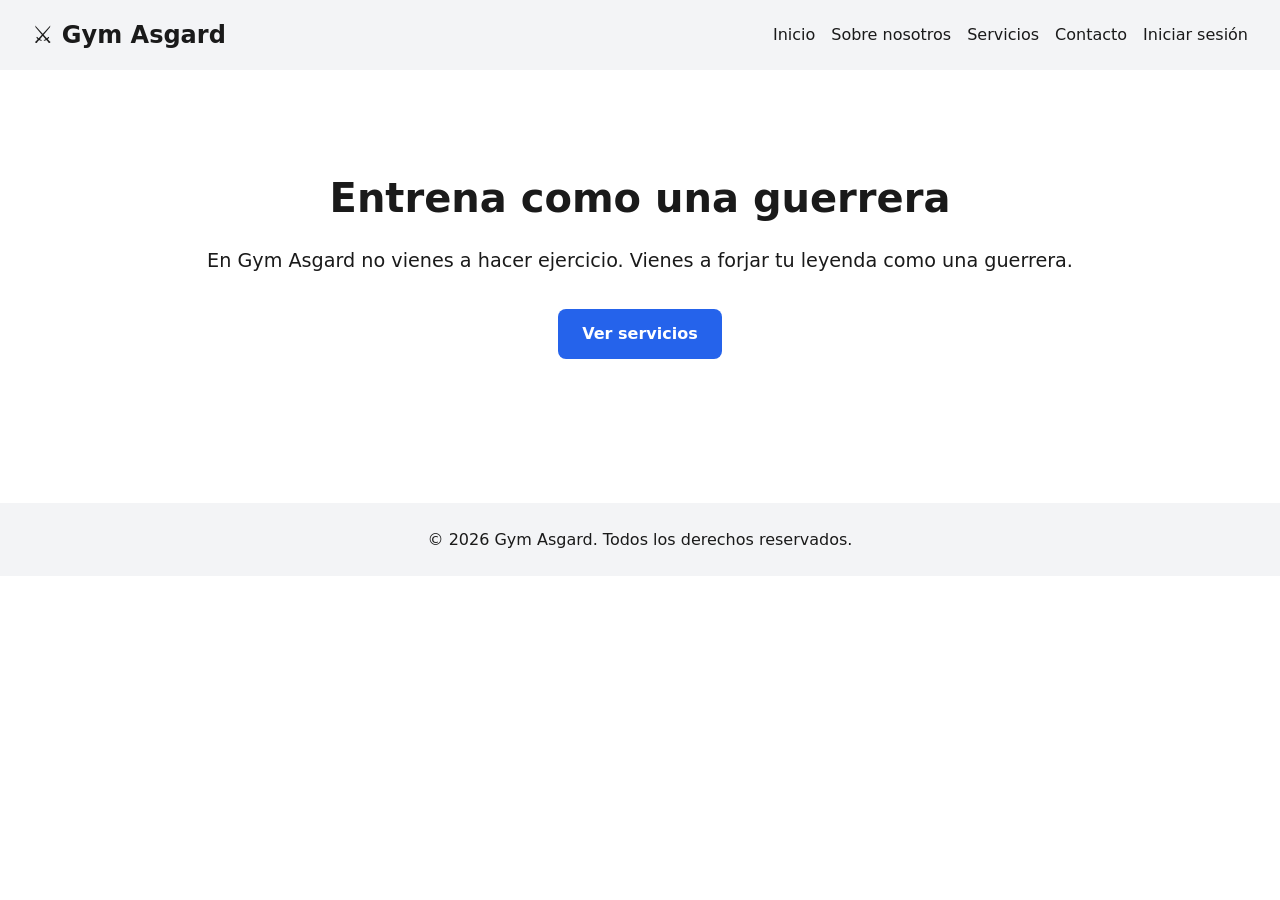
<file: docs/index.html>
<!DOCTYPE html>
<html lang="es">
<head>
  <meta charset="UTF-8">
  <meta name="viewport" content="width=device-width, initial-scale=1.0">
  <meta name="description" content="Gym Asgard - Entrena como un guerrero. Gimnasio con equipamiento profesional, clases y entrenadores certificados.">
  <meta name="keywords" content="gimnasio, gym, asgard, entrenamiento, fitness, pesas">
  <meta name="author" content="Tu Nombre">
  <title>Inicio | Gym Asgard</title>
  <link rel="stylesheet" href="estilos.css">
</head>
<body>

  <header>
    <h1>⚔️ Gym Asgard</h1>
    <nav>
      <a href="index.html">Inicio</a>
      <a href="sobre.html">Sobre nosotros</a>
      <a href="servicios.html">Servicios</a>
      <a href="contacto.html">Contacto</a>
      <a href="login.html">Iniciar sesión</a>
    </nav>
  </header>

  <main>
       <section class="hero">
        <h2>Entrena como una guerrera</h2>
<p>En Gym Asgard no vienes a hacer ejercicio. Vienes a forjar tu leyenda como una guerrera.</p>
       <a href="servicios.html" class="btn">Ver servicios</a>
    </section>
  </main>

  <footer>
    <p>&copy; 2026 Gym Asgard. Todos los derechos reservados.</p>
  </footer>

</body>
</html>
</file>
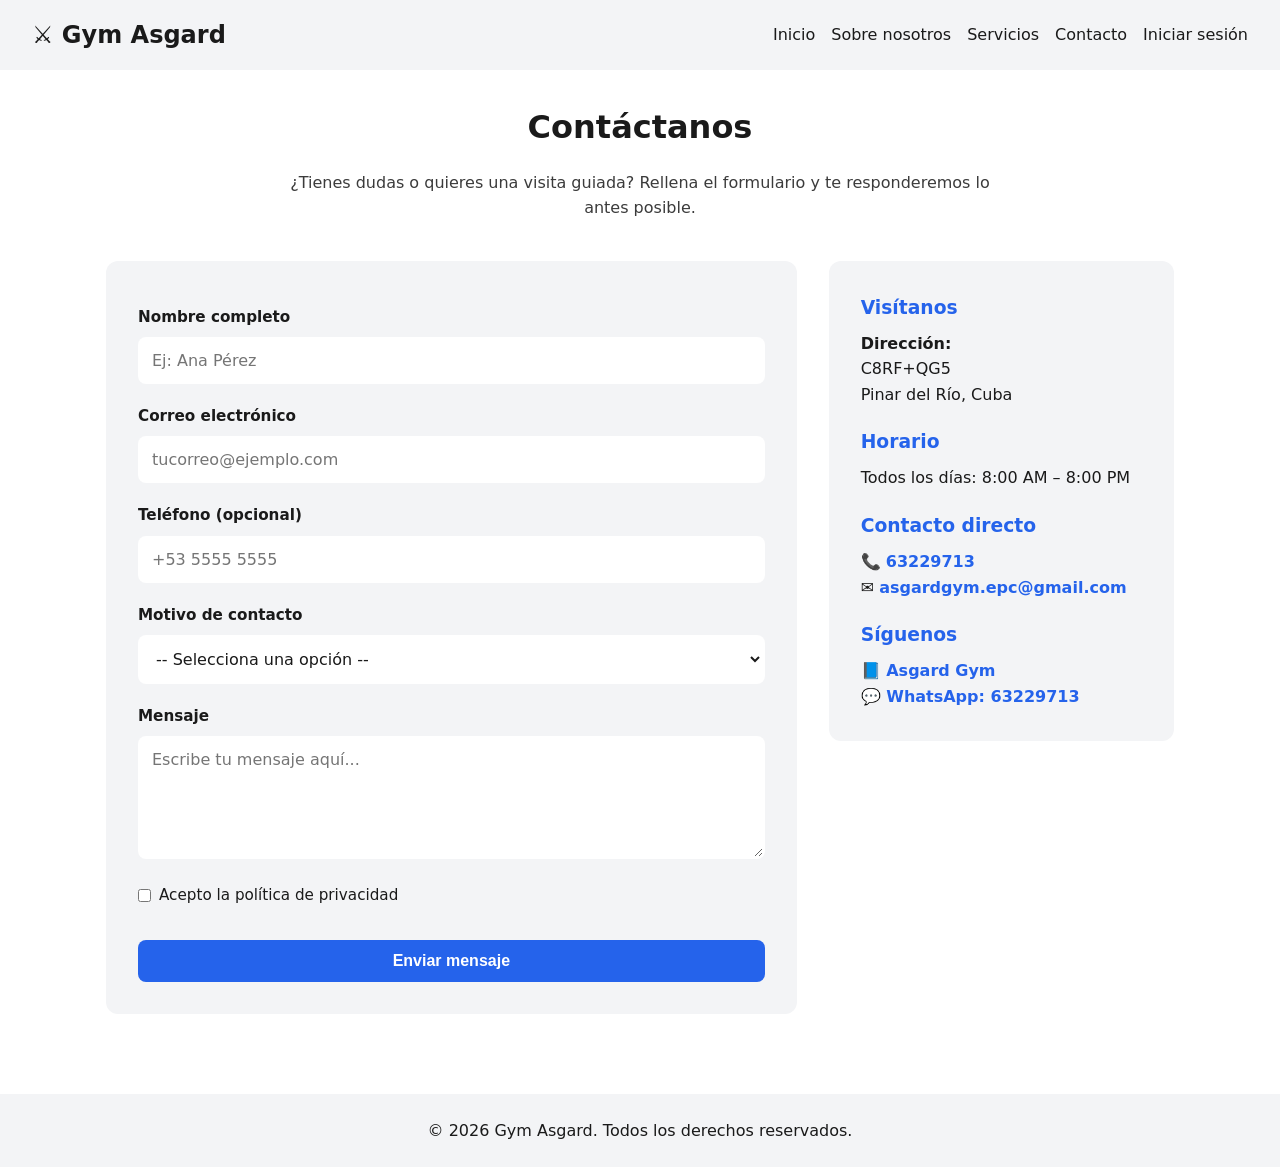
<file: docs/contacto.html>
<!DOCTYPE html>
<html lang="es">
<head>
  <meta charset="UTF-8">
  <meta name="viewport" content="width=device-width, initial-scale=1.0">
  <meta name="description" content="Contacta con Gym Asgard. Escríbenos, llámanos o visítanos en nuestras instalaciones.">
  <meta name="keywords" content="contacto, gimnasio, asgard, formulario, ubicación">
  <meta name="author" content="Tu Nombre">
  <title>Contacto | Gym Asgard</title>
  <link rel="stylesheet" href="estilos.css">
</head>
<body>

  <header>
    <h1>⚔️ Gym Asgard</h1>
    <nav>
      <a href="index.html">Inicio</a>
      <a href="sobre.html">Sobre nosotros</a>
      <a href="servicios.html">Servicios</a>
      <a href="contacto.html">Contacto</a>
      <a href="login.html">Iniciar sesión</a>
    </nav>
  </header>

  <main>
    <section class="contacto">
      <h2>Contáctanos</h2>
      <p class="intro">¿Tienes dudas o quieres una visita guiada? Rellena el formulario y te responderemos lo antes posible.</p>

      <div class="contacto-grid">

        <!-- Formulario -->
        <form class="formulario" action="#" method="post">

          <label for="nombre">Nombre completo</label>
          <input type="text" id="nombre" name="nombre" placeholder="Ej: Ana Pérez" required minlength="3">

          <label for="email">Correo electrónico</label>
          <input type="email" id="email" name="email" placeholder="tucorreo@ejemplo.com" required>

          <label for="telefono">Teléfono (opcional)</label>
          <input type="tel" id="telefono" name="telefono" placeholder="+53 5555 5555" pattern="[0-9+\s]{7,15}">

          <label for="motivo">Motivo de contacto</label>
          <select id="motivo" name="motivo" required>
            <option value="">-- Selecciona una opción --</option>
            <option value="informacion">Información general</option>
            <option value="inscripcion">Quiero inscribirme</option>
            <option value="clases">Información sobre clases</option>
            <option value="personal">Entrenamiento personal</option>
          </select>

          <label for="mensaje">Mensaje</label>
          <textarea id="mensaje" name="mensaje" rows="5" placeholder="Escribe tu mensaje aquí..." required minlength="10"></textarea>

          <label class="check">
            <input type="checkbox" id="acepto" name="acepto" required>
            Acepto la política de privacidad
          </label>

          <button type="submit" class="btn">Enviar mensaje</button>
        </form>

        <!-- Información de contacto -->
                  <aside class="info-contacto">
          <h3>Visítanos</h3>
          <p><strong>Dirección:</strong><br>C8RF+QG5<br>Pinar del Río, Cuba</p>

          <h3>Horario</h3>
          <p>Todos los días: 8:00 AM – 8:00 PM</p>

          <h3>Contacto directo</h3>
          <p>
            📞 <a href="https://wa.me/5363229713" target="_blank" class="red-social">63229713</a><br>
                       ✉️ <a href="mailto:asgardgym.epc@gmail.com" class="red-social">asgardgym.epc@gmail.com</a>

          <h3>Síguenos</h3>
          <p>
            <a href="https://www.facebook.com/search/top?q=asgard%20gym" target="_blank" class="red-social">📘 Asgard Gym</a><br>
            <a href="https://wa.me/5363229713" target="_blank" class="red-social">💬 WhatsApp: 63229713</a>
          </p>
        </aside>

      </div>
    </section>
  </main>

  <footer>
    <p>&copy; 2026 Gym Asgard. Todos los derechos reservados.</p>
  </footer>

</body>
</html>
</file>
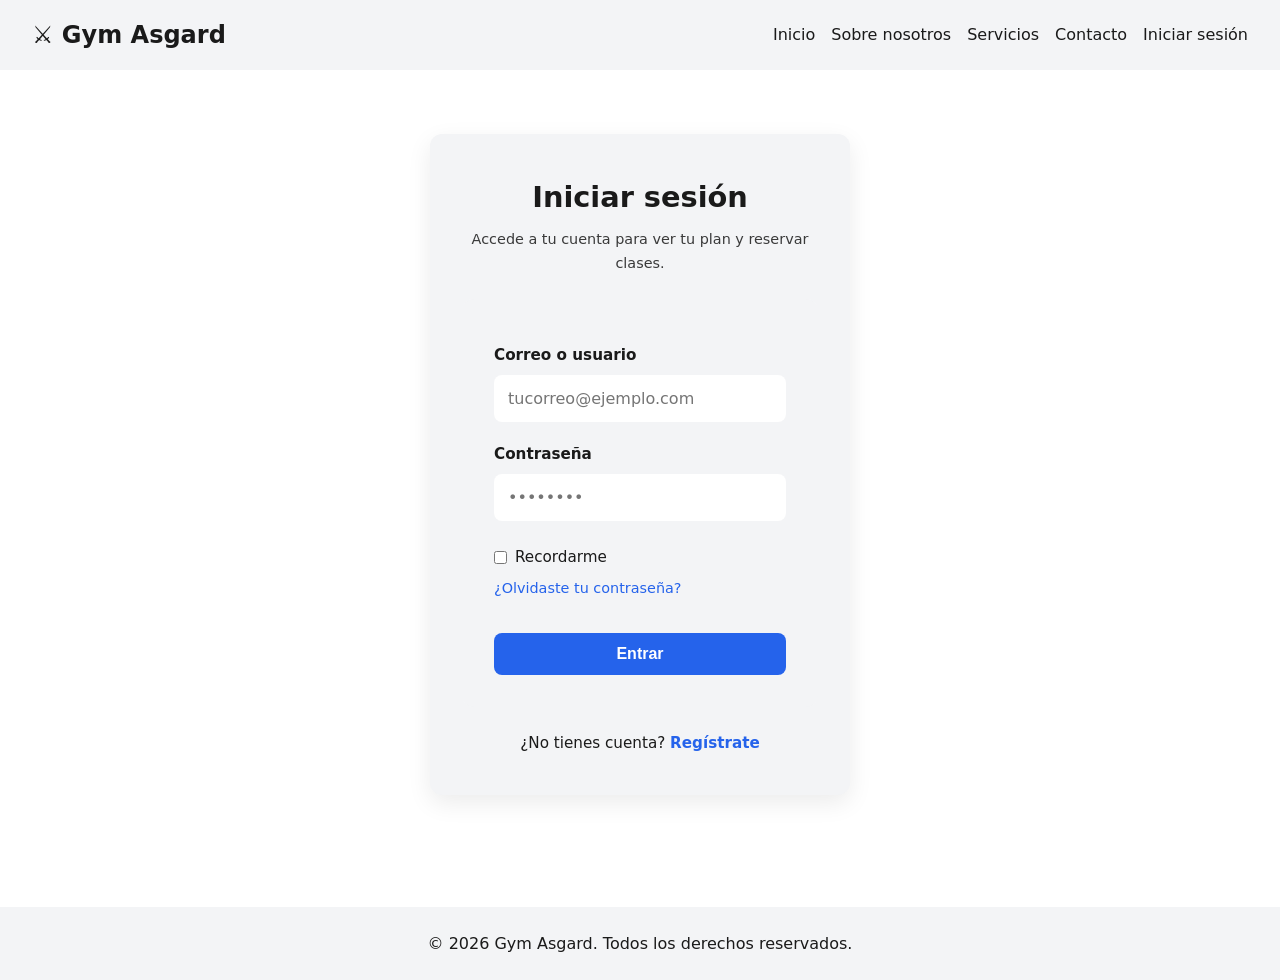
<file: docs/login.html>
<!DOCTYPE html>
<html lang="es">
<head>
  <meta charset="UTF-8">
  <meta name="viewport" content="width=device-width, initial-scale=1.0">
  <meta name="description" content="Inicia sesión en tu cuenta de Gym Asgard y accede a tu plan de entrenamiento.">
  <meta name="keywords" content="login, iniciar sesión, asgard, gimnasio">
  <meta name="author" content="Tu Nombre">
  <title>Iniciar sesión | Gym Asgard</title>
  <link rel="stylesheet" href="estilos.css">
</head>
<body>

  <header>
    <h1>⚔️ Gym Asgard</h1>
    <nav>
      <a href="index.html">Inicio</a>
      <a href="sobre.html">Sobre nosotros</a>
      <a href="servicios.html">Servicios</a>
      <a href="contacto.html">Contacto</a>
      <a href="login.html">Iniciar sesión</a>
    </nav>
  </header>

  <main>
    <section class="login-section">
      <div class="login-caja">

        <h2>Iniciar sesión</h2>
        <p class="intro">Accede a tu cuenta para ver tu plan y reservar clases.</p>

        <form class="formulario" action="#" method="post">

          <label for="usuario">Correo o usuario</label>
          <input type="text" id="usuario" name="usuario" placeholder="tucorreo@ejemplo.com" required>

          <label for="password">Contraseña</label>
          <input type="password" id="password" name="password" placeholder="••••••••" required minlength="6">

          <div class="login-opciones">
            <label class="check">
              <input type="checkbox" id="recordarme" name="recordarme">
              Recordarme
            </label>
            <a href="#" class="link-olvido">¿Olvidaste tu contraseña?</a>
          </div>

          <button type="submit" class="btn">Entrar</button>
        </form>

        <p class="registro">
          ¿No tienes cuenta? <a href="contacto.html">Regístrate</a>
        </p>

      </div>
    </section>
  </main>

  <footer>
    <p>&copy; 2026 Gym Asgard. Todos los derechos reservados.</p>
  </footer>

</body>
</html>
</file>
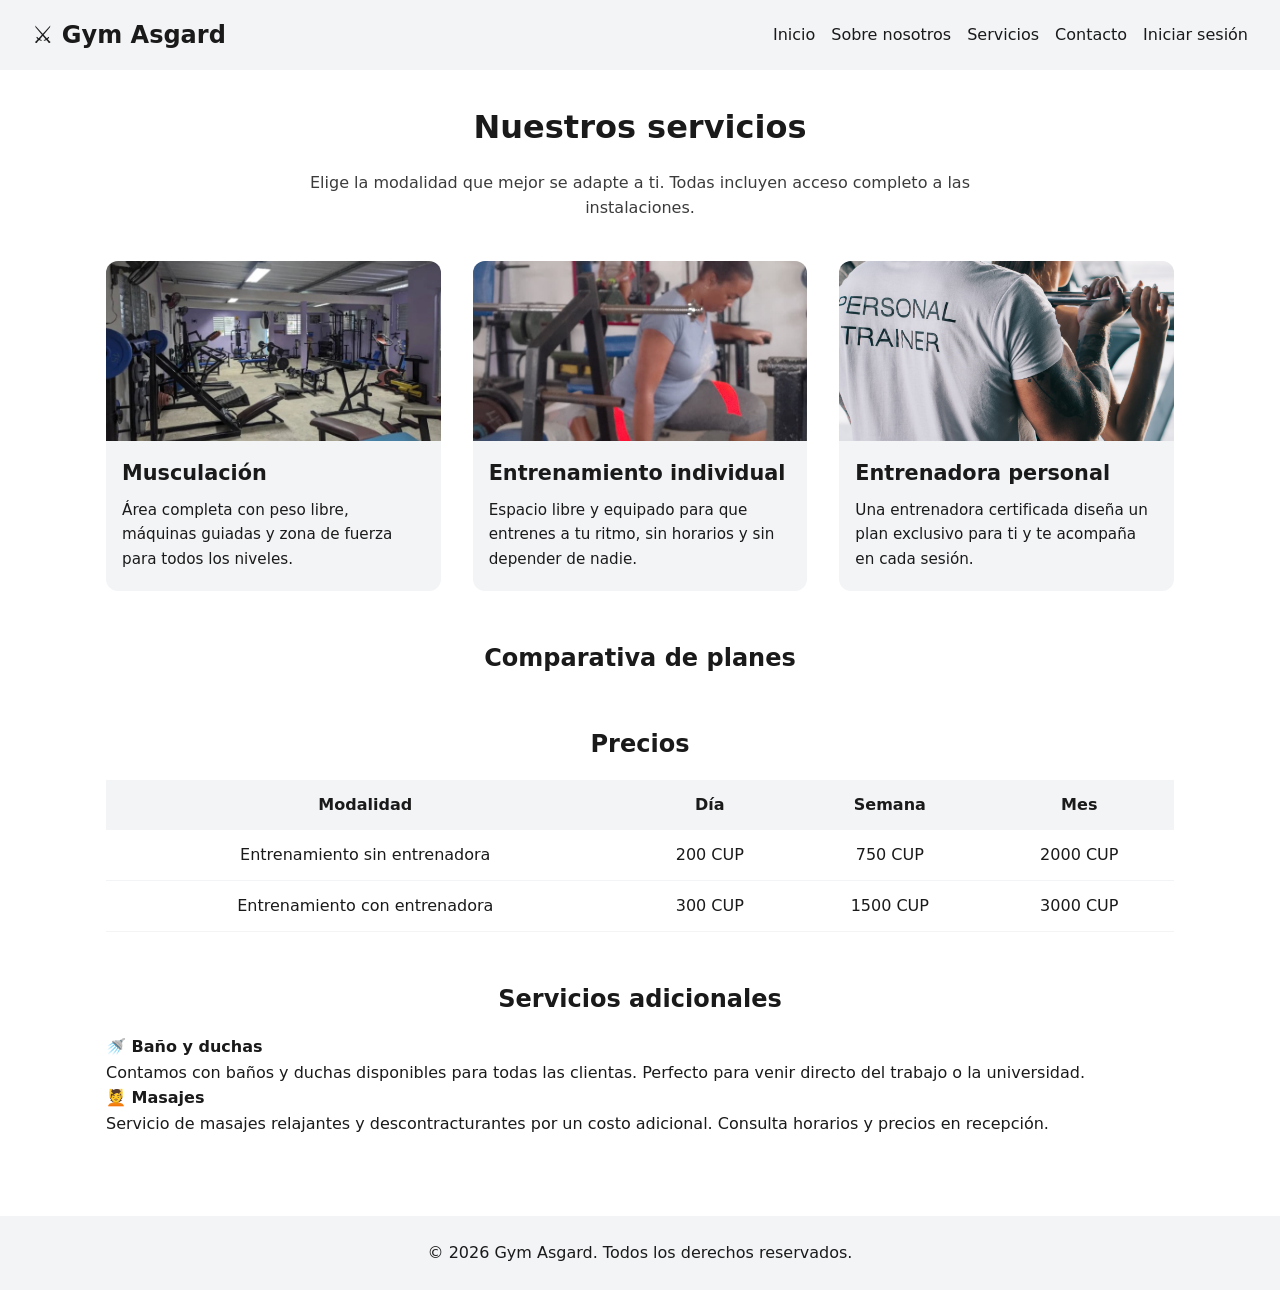
<file: docs/servicios.html>
<!DOCTYPE html>
<html lang="es">
<head>
  <meta charset="UTF-8">
  <meta name="viewport" content="width=device-width, initial-scale=1.0">
  <meta name="description" content="Servicios y planes de Gym Asgard: musculación, clases dirigidas, entrenamiento personal y más.">
  <meta name="keywords" content="gimnasio, asgard, servicios, musculación, clases, entrenamiento personal">
  <meta name="author" content="Tu Nombre">
  <title>Servicios | Gym Asgard</title>
  <link rel="stylesheet" href="estilos.css">
</head>
<body>

  <header>
    <h1>⚔️ Gym Asgard</h1>
    <nav>
      <a href="index.html">Inicio</a>
      <a href="sobre.html">Sobre nosotros</a>
      <a href="servicios.html">Servicios</a>
      <a href="contacto.html">Contacto</a>
      <a href="login.html">Iniciar sesión</a>
    </nav>
  </header>

  <main>
    <section class="servicios">
      <h2>Nuestros servicios</h2>
      <p class="intro">Elige la modalidad que mejor se adapte a ti. Todas incluyen acceso completo a las instalaciones.</p>
            <div class="tarjetas">

        <article class="tarjeta">
          <img src="img/musculacion.jpg" alt="Zona de musculación con pesas y máquinas de Gym Asgard">
          <h3>Musculación</h3>
          <p>Área completa con peso libre, máquinas guiadas y zona de fuerza para todos los niveles.</p>
        </article>

        <article class="tarjeta">
          <img src="img/clases.jpg" alt="Zona de entrenamiento individual en Gym Asgard">
          <h3>Entrenamiento individual</h3>
          <p>Espacio libre y equipado para que entrenes a tu ritmo, sin horarios y sin depender de nadie.</p>
        </article>

        <article class="tarjeta">
          <img src="img/personal.jpg" alt="Entrenadora personal asesorando a una clienta en Gym Asgard">
          <h3>Entrenadora personal</h3>
          <p>Una entrenadora certificada diseña un plan exclusivo para ti y te acompaña en cada sesión.</p>
        </article>

      </div>

      <!-- Tabla comparativa de planes -->
      <h3 class="titulo-tabla">Comparativa de planes</h3>
            <h3 class="titulo-tabla">Precios</h3>
      <table class="tabla-planes">
        <thead>
          <tr>
            <th>Modalidad</th>
            <th>Día</th>
            <th>Semana</th>
            <th>Mes</th>
          </tr>
        </thead>
        <tbody>
          <tr>
            <td>Entrenamiento sin entrenadora</td>
            <td>200 CUP</td>
            <td>750 CUP</td>
            <td>2000 CUP</td>
          </tr>
          <tr>
            <td>Entrenamiento con entrenadora</td>
            <td>300 CUP</td>
            <td>1500 CUP</td>
            <td>3000 CUP</td>
          </tr>
        </tbody>
      </table>
      </table>
  <!-- Servicios adicionales -->
      <h3 class="titulo-tabla">Servicios adicionales</h3>
      <div class="extras">
        <article class="extra">
          <h4>🚿 Baño y duchas</h4>
          <p>Contamos con baños y duchas disponibles para todas las clientas. Perfecto para venir directo del trabajo o la universidad.</p>
        </article>

        <article class="extra">
          <h4>💆 Masajes</h4>
          <p>Servicio de masajes relajantes y descontracturantes por un costo adicional. Consulta horarios y precios en recepción.</p>
        </article>
      </div>
    </section>
  </main>

  <footer>
    <p>&copy; 2026 Gym Asgard. Todos los derechos reservados.</p>
  </footer>

</body>
</html>
</file>
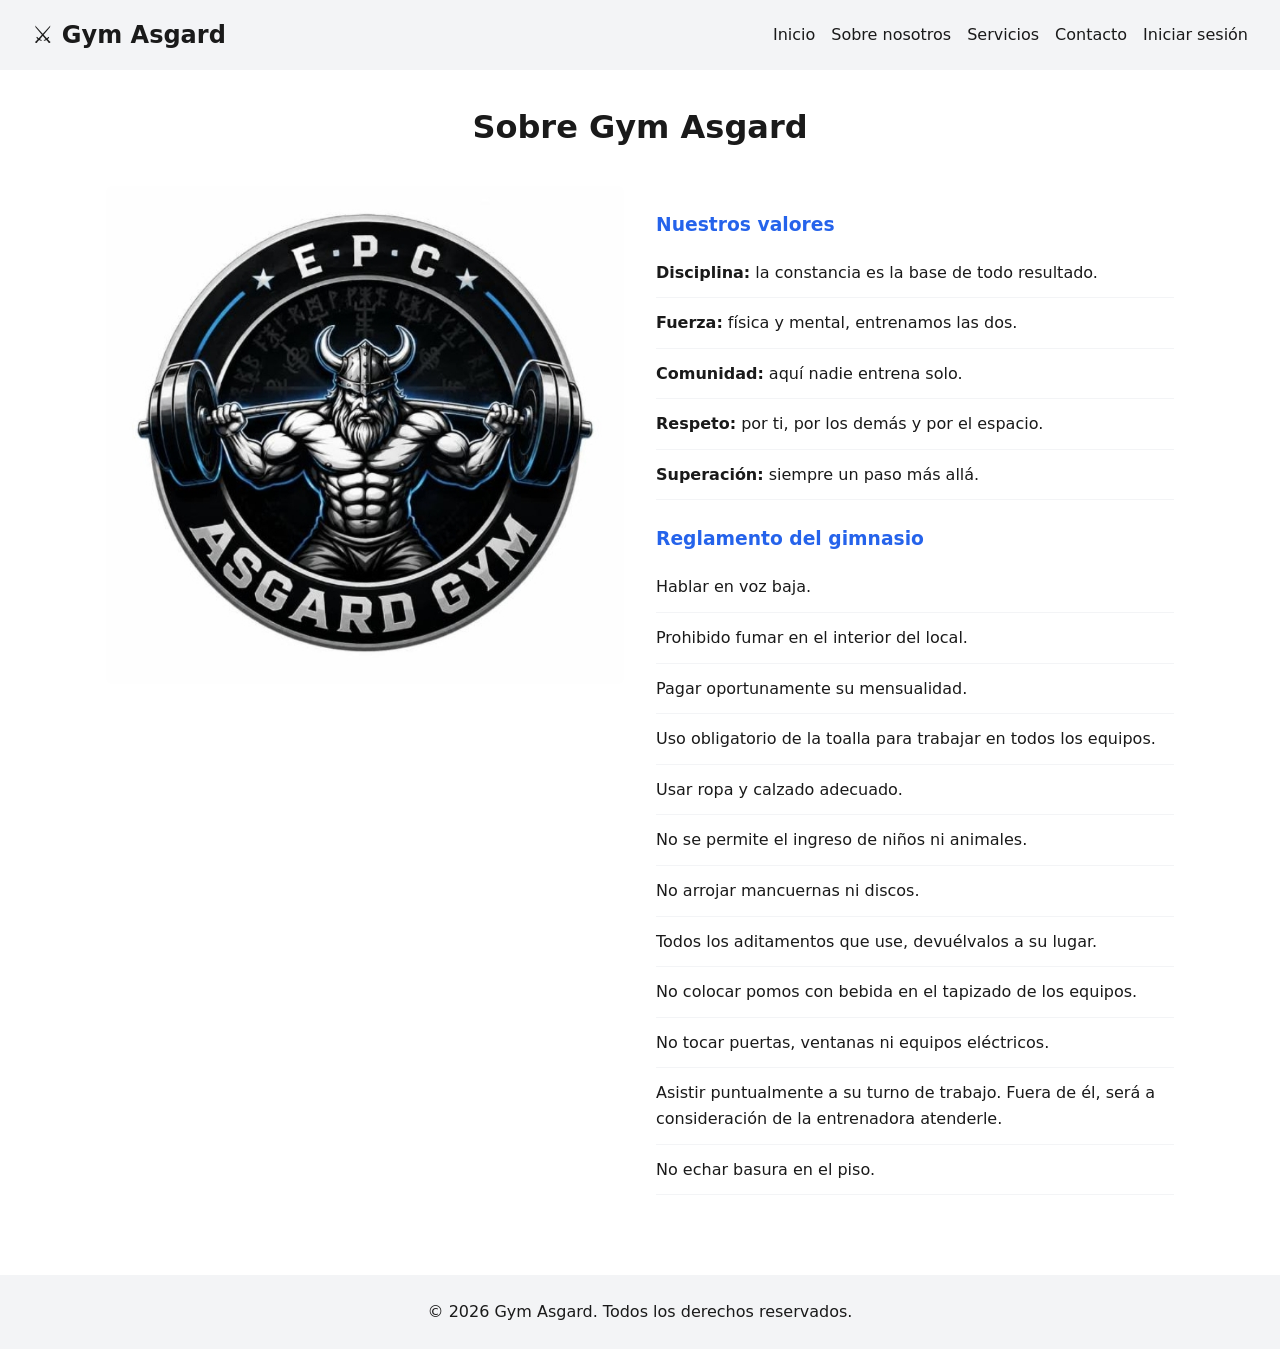
<file: docs/sobre.html>
<!DOCTYPE html>
<html lang="es">
<head>
  <meta charset="UTF-8">
  <meta name="viewport" content="width=device-width, initial-scale=1.0">
  <meta name="description" content="Conoce la historia, misión y valores de Gym Asgard, el gimnasio donde se forjan guerreros.">
  <meta name="keywords" content="gimnasio, asgard, historia, misión, valores, entrenamiento">
  <meta name="author" content="Tu Nombre">
  <title>Sobre nosotros | Gym Asgard</title>
  <link rel="stylesheet" href="estilos.css">
</head>
<body>

  <header>
    <h1>⚔️ Gym Asgard</h1>
    <nav>
      <a href="index.html">Inicio</a>
      <a href="sobre.html">Sobre nosotros</a>
      <a href="servicios.html">Servicios</a>
      <a href="contacto.html">Contacto</a>
      <a href="login.html">Iniciar sesión</a>
    </nav>
  </header>

  <main>
    <section class="sobre">
      <h2>Sobre Gym Asgard</h2>
      <div class="grid-2">

        <article>
          <img src="img/equipo.jpg" alt="Sala principal de Gym Asgard con equipamiento de musculación y entrenadores asistiendo a los clientes">
           </article>

        <article>
          <h3>Nuestros valores</h3>
          <ul>
            <li><strong>Disciplina:</strong> la constancia es la base de todo resultado.</li>
            <li><strong>Fuerza:</strong> física y mental, entrenamos las dos.</li>
            <li><strong>Comunidad:</strong> aquí nadie entrena solo.</li>
            <li><strong>Respeto:</strong> por ti, por los demás y por el espacio.</li>
            <li><strong>Superación:</strong> siempre un paso más allá.</li>
          </ul>
          <h3>Reglamento del gimnasio</h3>
<ul>
  <li>Hablar en voz baja.</li>
  <li>Prohibido fumar en el interior del local.</li>
  <li>Pagar oportunamente su mensualidad.</li>
  <li>Uso obligatorio de la toalla para trabajar en todos los equipos.</li>
  <li>Usar ropa y calzado adecuado.</li>
  <li>No se permite el ingreso de niños ni animales.</li>
  <li>No arrojar mancuernas ni discos.</li>
  <li>Todos los aditamentos que use, devuélvalos a su lugar.</li>
  <li>No colocar pomos con bebida en el tapizado de los equipos.</li>
  <li>No tocar puertas, ventanas ni equipos eléctricos.</li>
  <li>Asistir puntualmente a su turno de trabajo. Fuera de él, será a consideración de la entrenadora atenderle.</li>
  <li>No echar basura en el piso.</li>
</ul>
        </article>

      </div>
    </section>
  </main>

  <footer>
    <p>&copy; 2026 Gym Asgard. Todos los derechos reservados.</p>
  </footer>

</body>
</html>
</file>
<file: docs/estilos.css>
/* ===== Variables de color (modo claro por defecto) ===== */
:root {
  --fondo: #ffffff;
  --texto: #1a1a1a;
  --primario: #2563eb;
  --primario-texto: #ffffff;
  --header-bg: #f3f4f6;
}

/* Modo oscuro automático según el sistema */
@media (prefers-color-scheme: dark) {
  :root {
    --fondo: #111827;
    --texto: #f9fafb;
    --primario: #60a5fa;
    --primario-texto: #111827;
    --header-bg: #1f2937;
  }
}

/* ===== Reset básico ===== */
* {
  margin: 0;
  padding: 0;
  box-sizing: border-box;
}

body {
  font-family: system-ui, -apple-system, sans-serif;
  background-color: var(--fondo);
  color: var(--texto);
  line-height: 1.6;
}

/* ===== Header y Nav con Flexbox ===== */
header {
  background-color: var(--header-bg);
  padding: 1rem 2rem;
  display: flex;
  flex-wrap: wrap;
  justify-content: space-between;
  align-items: center;
  gap: 1rem;
}

header h1 {
  font-size: 1.5rem;
}

nav {
  display: flex;
  flex-wrap: wrap;
  gap: 1rem;
}

nav a {
  color: var(--texto);
  text-decoration: none;
  font-weight: 500;
  transition: color 0.3s ease;
}

nav a:hover {
  color: var(--primario);
}

/* ===== Main ===== */
main {
  max-width: 1100px;
  margin: 0 auto;
  padding: 2rem 1rem;
}

/* ===== Hero (Vista 1) con animación ===== */
.hero {
  text-align: center;
  padding: 4rem 1rem;
  animation: aparecer 1s ease-out;
}

.hero h2 {
  font-size: 2.5rem;
  margin-bottom: 1rem;
}

.hero p {
  font-size: 1.2rem;
  margin-bottom: 2rem;
}

.btn {
  display: inline-block;
  background-color: var(--primario);
  color: var(--primario-texto);
  padding: 0.75rem 1.5rem;
  border-radius: 8px;
  text-decoration: none;
  font-weight: 600;
  transition: transform 0.3s ease, background-color 0.3s ease;
}

.btn:hover {
  transform: translateY(-3px);
}

/* ===== Animación de entrada ===== */
@keyframes aparecer {
  from { opacity: 0; transform: translateY(30px); }
  to   { opacity: 1; transform: translateY(0); }
}

/* ===== Footer ===== */
footer {
  text-align: center;
  padding: 1.5rem;
  background-color: var(--header-bg);
  margin-top: 3rem;
}

/* ===== Responsivo ===== */
@media (max-width: 600px) {
  header {
    flex-direction: column;
    text-align: center;
  }
  .hero h2 {
    font-size: 1.8rem;
  }
}
/* ===== Vista 2: Sobre nosotros con CSS Grid ===== */
.sobre h2 {
  font-size: 2rem;
  margin-bottom: 2rem;
  text-align: center;
}

.grid-2 {
  display: grid;
  grid-template-columns: 1fr 1fr;
  gap: 2rem;
  align-items: start;
}

.grid-2 img {
  width: 100%;
  height: auto;
  border-radius: 8px;
  margin-bottom: 1rem;
}

.grid-2 ul {
  list-style: none;
  padding: 0;
}

.grid-2 ul li {
  padding: 0.75rem 0;
  border-bottom: 1px solid var(--header-bg);
}

@media (max-width: 700px) {
  .grid-2 {
    grid-template-columns: 1fr;
  }
}
/* ===== Vista 3: Servicios con tarjetas ===== */
.servicios h2 {
  font-size: 2rem;
  text-align: center;
  margin-bottom: 1rem;
}

.servicios .intro {
  text-align: center;
  max-width: 700px;
  margin: 0 auto 2.5rem;
  opacity: 0.85;
}

.tarjetas {
  display: grid;
  grid-template-columns: repeat(auto-fit, minmax(260px, 1fr));
  gap: 2rem;
}

.tarjeta {
  background-color: var(--header-bg);
  border-radius: 12px;
  overflow: hidden;
  transition: transform 0.3s ease, box-shadow 0.3s ease;
  cursor: pointer;
}

.tarjeta img {
  width: 100%;
  height: 180px;
  object-fit: cover;
  display: block;
}

.tarjeta h3 {
  font-size: 1.3rem;
  padding: 1rem 1rem 0.5rem;
}

.tarjeta p {
  padding: 0 1rem 1.25rem;
  font-size: 0.95rem;
}

/* Transición suave al pasar el cursor (hover) */
.tarjeta:hover {
  transform: translateY(-8px);
  box-shadow: 0 12px 24px rgba(0, 0, 0, 0.2);
}

/* ===== Tabla comparativa ===== */
.titulo-tabla {
  text-align: center;
  margin: 3rem 0 1rem;
  font-size: 1.5rem;
}

.tabla-planes {
  width: 100%;
  border-collapse: collapse;
  margin-bottom: 2rem;
}

.tabla-planes th,
.tabla-planes td {
  padding: 0.75rem;
  text-align: center;
  border-bottom: 1px solid var(--header-bg);
}

.tabla-planes th {
  background-color: var(--header-bg);
  font-weight: 700;
}

.tabla-planes tr:hover {
  background-color: var(--header-bg);
}

@media (max-width: 600px) {
  .tabla-planes th,
  .tabla-planes td {
    padding: 0.5rem 0.25rem;
    font-size: 0.85rem;
  }
}
/* ===== Vista 4: Contacto ===== */
.contacto h2 {
  font-size: 2rem;
  text-align: center;
  margin-bottom: 1rem;
}

.contacto .intro {
  text-align: center;
  max-width: 700px;
  margin: 0 auto 2.5rem;
  opacity: 0.85;
}

.contacto-grid {
  display: grid;
  grid-template-columns: 2fr 1fr;
  gap: 2rem;
  align-items: start;
}

/* Formulario */
.formulario {
  background-color: var(--header-bg);
  padding: 2rem;
  border-radius: 12px;
  display: flex;
  flex-direction: column;
  gap: 0.5rem;
}

.formulario label {
  font-weight: 600;
  margin-top: 0.75rem;
  font-size: 0.95rem;
}

.formulario input,
.formulario select,
.formulario textarea {
  padding: 0.75rem;
  border: 2px solid transparent;
  border-radius: 8px;
  background-color: var(--fondo);
  color: var(--texto);
  font-family: inherit;
  font-size: 1rem;
  width: 100%;
  transition: border-color 0.3s ease;
}

.formulario input:focus,
.formulario select:focus,
.formulario textarea:focus {
  outline: none;
  border-color: var(--primario);
}

.formulario textarea {
  resize: vertical;
}

.formulario .check {
  display: flex;
  align-items: center;
  gap: 0.5rem;
  font-weight: 400;
  margin: 1rem 0;
}

.formulario .check input {
  width: auto;
}

.formulario button {
  border: none;
  cursor: pointer;
  font-size: 1rem;
  margin-top: 0.5rem;
}

/* Info lateral */
.info-contacto {
  background-color: var(--header-bg);
  padding: 2rem;
  border-radius: 12px;
}

.info-contacto h3 {
  margin-top: 1.25rem;
  margin-bottom: 0.5rem;
  color: var(--primario);
}

.info-contacto h3:first-child {
  margin-top: 0;
}

@media (max-width: 800px) {
  .contacto-grid {
    grid-template-columns: 1fr;
  }
}
/* ===== Vista 5: Login ===== */
.login-section {
  display: flex;
  justify-content: center;
  padding: 2rem 1rem;
}

.login-caja {
  width: 100%;
  max-width: 420px;
  background-color: var(--header-bg);
  padding: 2.5rem 2rem;
  border-radius: 12px;
  box-shadow: 0 8px 24px rgba(0, 0, 0, 0.08);
}

.login-caja h2 {
  text-align: center;
  font-size: 1.8rem;
  margin-bottom: 0.5rem;
}

.login-caja .intro {
  text-align: center;
  margin-bottom: 1.5rem;
  font-size: 0.9rem;
  opacity: 0.85;
}

.login-opciones {
  display: flex;
  justify-content: space-between;
  align-items: center;
  margin: 1rem 0;
  flex-wrap: wrap;
  gap: 0.5rem;
  font-size: 0.9rem;
}

.login-opciones .check {
  margin: 0;
}

.link-olvido {
  color: var(--primario);
  text-decoration: none;
  font-size: 0.9rem;
  transition: opacity 0.3s ease;
}

.link-olvido:hover {
  opacity: 0.7;
  text-decoration: underline;
}

.registro {
  text-align: center;
  margin-top: 1.5rem;
  font-size: 0.95rem;
}

.registro a {
  color: var(--primario);
  font-weight: 600;
  text-decoration: none;
}

.registro a:hover {
  text-decoration: underline;
}
/* ===== Redes sociales en contacto ===== */
.red-social {
  color: var(--primario);
  text-decoration: none;
  font-weight: 600;
  transition: opacity 0.3s ease;
}

.red-social:hover {
  opacity: 0.7;
  text-decoration: underline;
}
.grid-2 h3 + ul {
  margin-top: 0.5rem;
}

.grid-2 h3 {
  margin-top: 1.5rem;
  color: var(--primario);
}
</file>
